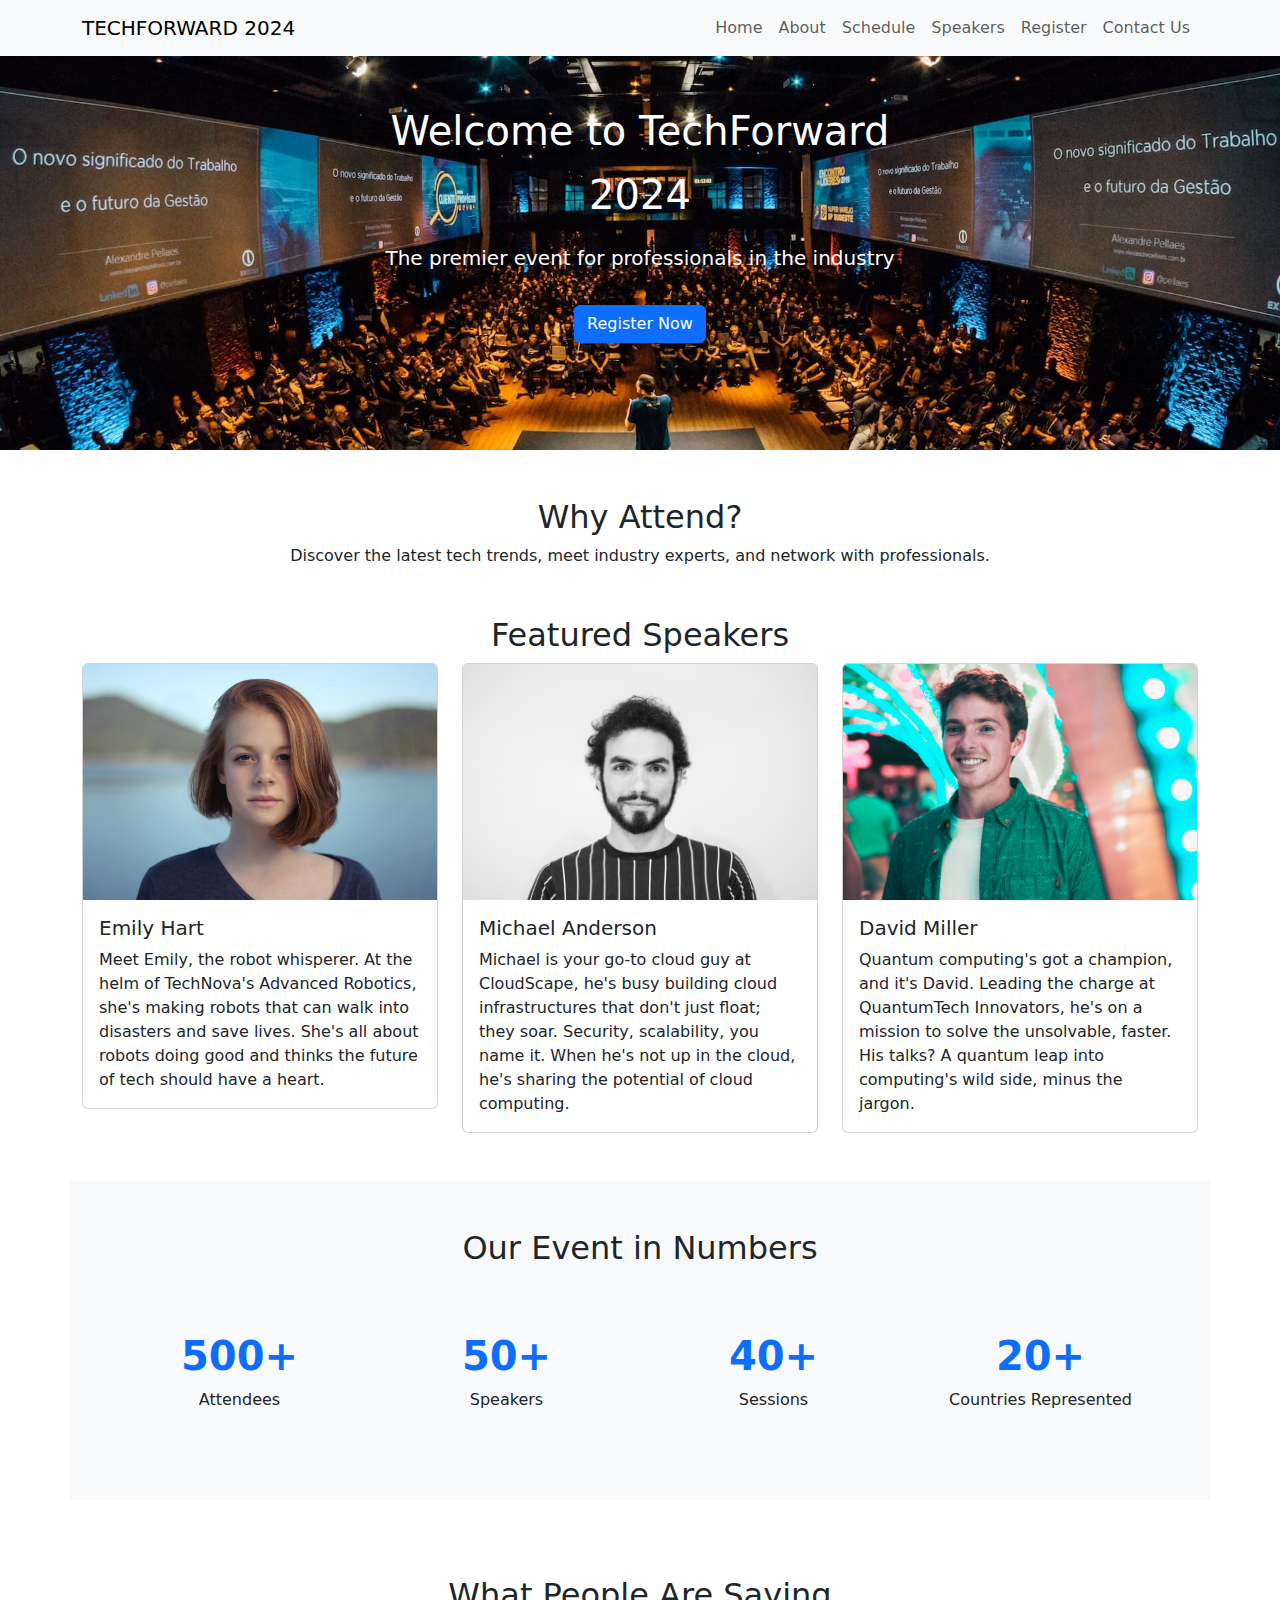
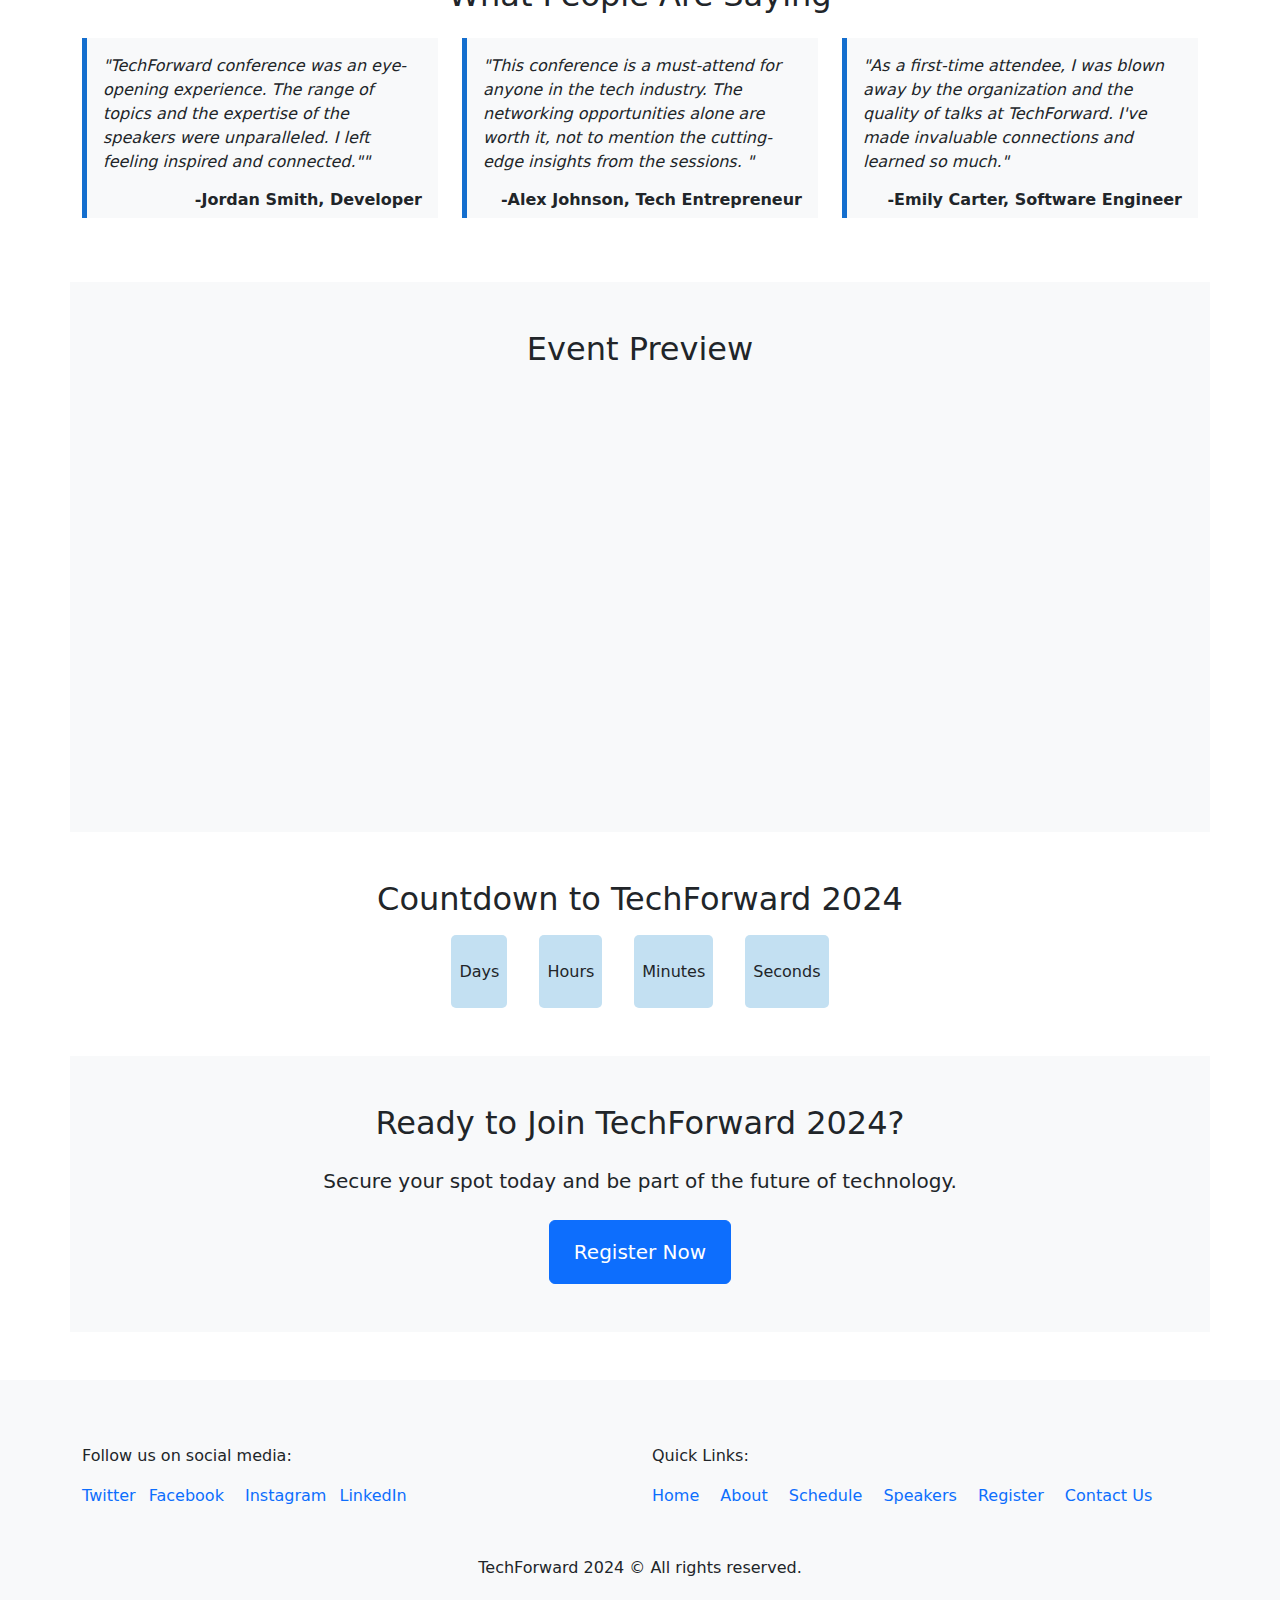
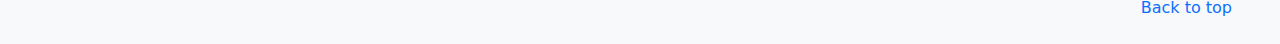
<file: index.html>
<html lang="en">
  <head>
    <meta charset="UTF-8" />
    <meta name="viewport" content="width=device-width, initial-scale=1.0" />
    <title>First Project</title>
    <link rel="stylesheet" href="./style.css" />
    <!-- Bootstrap CSS link -->
    <link
      rel="stylesheet"
      href="https://cdn.jsdelivr.net/npm/bootstrap@5.3.3/dist/css/bootstrap.min.css"
    />
    <!-- Font Awesome -->
    <link
      rel="stylesheet"
      href="https://cdnjs.cloudflare.com/ajax/libs/font-awesome/6.5.1/css/all.min.css"
      integrity="sha512-DTOQO9RWCH3ppGqcWaEA1BIZOC6xxalwEsw9c2QQeAIftl+Vegovlnee1c9QX4TctnWMn13TZye+giMm8e2LwA=="
      crossorigin="anonymous"
      referrerpolicy="no-referrer"
    />
  </head>
  <body>
    <!-- Navigation Bar -->
    <nav class="navbar navbar-expand-lg bg-light position-fixed z-3 w-100">
      <div class="container">
        <a class="navbar-brand text-uppercase" href="index.html">
          TechForward 2024
        </a>
        <button
          class="navbar-toggler"
          type="button"
          data-bs-toggle="collapse"
          data-bs-target="#navbarNav"
          aria-controls="navbarNav"
          aria-expanded="false"
          aria-label="Toggle navigation"
        >
          <span class="navbar-toggler-icon"></span>
        </button>
        <div class="collapse navbar-collapse" id="navbarNav">
          <ul class="navbar-nav ms-auto">
            <li class="nav-item">
              <a class="nav-link text-gray" href="index.html">Home</a>
            </li>
            <li class="nav-item">
              <a class="nav-link" href="about.html">About</a>
            </li>
            <li class="nav-item">
              <a class="nav-link" href="schedule.html">Schedule</a>
            </li>
            <li class="nav-item">
              <a class="nav-link" href="speakers.html">Speakers</a>
            </li>
            <li class="nav-item">
              <a class="nav-link" href="register.html">Register</a>
            </li>
            <li class="nav-item">
              <a class="nav-link" href="contact-us.html">Contact Us</a>
            </li>
          </ul>
        </div>
      </div>
    </nav>

    <!-- Hero Section -->
    <section class="hero-banner">
      <div class="p-5 text-center bg-image rounded-3">
        <div class="text-white">
          <h1 class="mb-3 fw-normal">Welcome to TechForward</h1>
          <h1 class="fw-normal">2024</h1>
          <p class="mt-4 fs-5">
            The premier event for professionals in the industry
          </p>
          <a class="btn btn-primary mt-3" href="register.html" role="button">
            Register Now
          </a>
        </div>
      </div>
    </section>
    <!-- Why Attend? Section -->
    <div class="container text-center my-5">
      <h2 class="fw-normal">Why Attend?</h2>
      <p>
        Discover the latest tech trends, meet industry experts, and network with
        professionals.
      </p>
    </div>

    <!-- Featured Speakers Section -->
    <div class="container my-3">
      <h2 class="text-center fw-normal">Featured Speakers</h2>
      <div class="row">
        <div class="col-md-4">
          <a class="card-link text-decoration-none" href="speakers.html">
            <div class="card">
              <img
                src="./img/person-1.jpg"
                class="card-img-top"
                alt="Emily Hart"
              />
              <div class="card-body">
                <h5 class="card-title">Emily Hart</h5>
                <p class="card-text">
                  Meet Emily, the robot whisperer. At the helm of TechNova's
                  Advanced Robotics, she's making robots that can walk into
                  disasters and save lives. She's all about robots doing good
                  and thinks the future of tech should have a heart.
                </p>
              </div>
            </div>
          </a>
        </div>
        <div class="col-md-4">
          <a class="card-link text-decoration-none" href="speakers.html">
            <div class="card">
              <img
                src="./img/person-2.jpg"
                class="card-img-top"
                alt="Michael Anderson"
              />
              <div class="card-body">
                <h5 class="card-title">Michael Anderson</h5>
                <p class="card-text">
                  Michael is your go-to cloud guy at CloudScape, he's busy
                  building cloud infrastructures that don't just float; they
                  soar. Security, scalability, you name it. When he's not up in
                  the cloud, he's sharing the potential of cloud computing.
                </p>
              </div>
            </div>
          </a>
        </div>

        <div class="col-md-4">
          <a class="card-link text-decoration-none" href="speakers.html">
            <div class="card">
              <img
                src="./img/person-3.jpg"
                class="card-img-top"
                alt="David Miller"
              />
              <div class="card-body">
                <h5 class="card-title">David Miller</h5>
                <p class="card-text">
                  Quantum computing's got a champion, and it's David. Leading
                  the charge at QuantumTech Innovators, he's on a mission to
                  solve the unsolvable, faster. His talks? A quantum leap into
                  computing's wild side, minus the jargon.
                </p>
              </div>
            </div>
          </a>
        </div>
      </div>
    </div>

    <!-- Event Numbers Section -->
    <div class="container my-5 text-center bg-body-tertiary p-5">
      <h2 class="fw-normal mb-5">Our Event in Numbers</h2>
      <div class="row pb-4 pt-3">
        <div class="col-md-3 col-6">
          <h1 class="text-primary fw-bold">500+</h1>
          <p>Attendees</p>
        </div>
        <div class="col-md-3 col-6">
          <h1 class="text-primary fw-bold">50+</h1>
          <p>Speakers</p>
        </div>
        <div class="col-md-3 col-6">
          <h1 class="text-primary fw-bold">40+</h1>
          <p>Sessions</p>
        </div>
        <div class="col-md-3 col-6">
          <h1 class="text-primary fw-bold">20+</h1>
          <p>Countries Represented</p>
        </div>
      </div>
    </div>

    <!-- What People Are Saying Section-->
    <div class="container pt-1">
      <h2 class="fw-normal text-center my-4">What People Are Saying</h2>
      <div class="row">
        <div class="col-md-4 col-12">
          <div class="quote bg-body-tertiary">
            <p class="fst-italic">
              "TechForward conference was an eye-opening experience. The range
              of topics and the expertise of the speakers were unparalleled. I
              left feeling inspired and connected.""
            </p>
            <h6 class="fw-bold text-end">-Jordan Smith, Developer</h6>
          </div>
        </div>
        <div class="col-md-4 col-12">
          <div class="quote bg-body-tertiary">
            <p class="fst-italic">
              "This conference is a must-attend for anyone in the tech industry.
              The networking opportunities alone are worth it, not to mention
              the cutting-edge insights from the sessions. "
            </p>
            <h6 class="fw-bold text-end">-Alex Johnson, Tech Entrepreneur</h6>
          </div>
        </div>
        <div class="col-md-4 col-12">
          <div class="quote bg-body-tertiary">
            <p class="fst-italic">
              "As a first-time attendee, I was blown away by the organization
              and the quality of talks at TechForward. I've made invaluable
              connections and learned so much."
            </p>
            <h6 class="fw-bold text-end">-Emily Carter, Software Engineer</h6>
          </div>
        </div>
      </div>
    </div>

    <!-- Event Preview -->
    <div class="container text-center my-5 bg-body-tertiary p-5">
      <h2 class="fw-normal pb-2">Event Preview</h2>
      <div
        class="embed-responsive embed-responsive-16by9 mx-auto"
        style="max-width: 1200px"
      >
        <iframe
          class="embed-responsive-item rounded"
          src="https://www.youtube.com/embed/k4xBNPMRD6M?si=sUwfqKaKVP0R_sYX"
          title="YouTube video player"
          frameborder="0"
          allow="accelerometer; autoplay; clipboard-write; encrypted-media; gyroscope; picture-in-picture; web-share"
          allowfullscreen
        ></iframe>
      </div>
    </div>

    <!-- Countdown Section  -->
    <div class="container text-center my-5">
      <h2 class="fw-normal pb-2">Countdown to TechForward 2024</h2>

      <div id="countdown" class="d-flex justify-content-center">
        <div class="timer timer-bg-light">
          <span id="days" class="badge text-primary fs-4"> </span>
          <p class="timer-name">Days</p>
        </div>
        <div class="timer timer-bg-light">
          <span id="hours" class="badge text-primary fs-4"> </span>
          <p class="timer-name">Hours</p>
        </div>
        <div class="timer timer-bg-light">
          <span id="minutes" class="badge text-primary fs-4"> </span>
          <p class="timer-name">Minutes</p>
        </div>
        <div class="timer timer-bg-light">
          <span id="seconds" class="badge text-primary fs-4"> </span>
          <p class="timer-name">Seconds</p>
        </div>
      </div>

      <script>
        var countDownDate = new Date("April 1, 2024 00:00:00").getTime();

        // Update the count down every 1 second
        var x = setInterval(function () {
          // Get today's date and time
          var now = new Date().getTime();

          // Find the distance between now and the count down date
          var distance = countDownDate - now;

          // Calculate days, hours, minutes, and seconds
          var days = Math.floor(distance / (1000 * 60 * 60 * 24));
          var hours = Math.floor(
            (distance % (1000 * 60 * 60 * 24)) / (1000 * 60 * 60)
          );
          var minutes = Math.floor((distance % (1000 * 60 * 60)) / (1000 * 60));
          var seconds = Math.floor((distance % (1000 * 60)) / 1000);

          // Display the countdown
          document.getElementById("days").innerHTML = days;
          document.getElementById("hours").innerHTML = hours;
          document.getElementById("minutes").innerHTML = minutes;
          document.getElementById("seconds").innerHTML = seconds;

          if (distance < 0) {
            clearInterval(x);
            document.getElementById("countdown").innerHTML = "EXPIRED";
          }
        }, 1000);
      </script>
    </div>

    <!-- Register Section -->
    <div class="container text-center bg-body-tertiary py-5 my-5">
      <h2 class="fw-normal">Ready to Join TechForward 2024?</h2>
      <p class="m-2 p-3 fs-5">
        Secure your spot today and be part of the future of technology.
      </p>
      <a class="btn btn-primary px-4 py-3 fs-5" href="register.html">
        Register Now
      </a>
    </div>

    <!-- Footer -->
    <div class="container-fluid bg-body-tertiary p-5">
      <div class="container">
        <div class="row">
          <div class="col-md-6">
            <div class="row">
              <div class="col">
                <p class="fw-lighter mt-3">Follow us on social media:</p>
              </div>
            </div>
            <div class="row">
              <div class="col">
                <a
                  class="text-decoration-none"
                  href="https://twitter.com"
                  class="social-link"
                  target="_blank"
                >
                  <i class="fa-brands fa-twitter"></i> Twitter
                </a>
                <a
                  class="text-decoration-none m-2"
                  href="https://facebook.com"
                  class="social-link"
                  target="_blank"
                >
                  <i class="fa-brands fa-square-facebook"></i> Facebook
                </a>
                <a
                  class="text-decoration-none m-2"
                  href="https://instagram.com"
                  class="social-link"
                  target="_blank"
                >
                  <i class="fa-brands fa-instagram"></i> Instagram
                </a>
                <a
                  class="text-decoration-none"
                  href="https://linkedin.com"
                  class="social-link"
                  target="_blank"
                >
                  <i class="fa-brands fa-linkedin"></i> LinkedIn
                </a>
              </div>
            </div>
          </div>
          <div class="col-md-6">
            <p class="fw-lighter mt-3">Quick Links:</p>
            <a class="text-decoration-none quick-link" href="index.html"
              >Home</a
            >
            <a class="text-decoration-none p-3 quick-link" href="about.html"
              >About</a
            >
            <a class="text-decoration-none quick-link" href="schedule.html"
              >Schedule</a
            >
            <a class="text-decoration-none p-3 quick-link" href="speakers.html"
              >Speakers</a
            >
            <a class="text-decoration-none quick-link" href="register.html"
              >Register</a
            >
            <a
              class="text-decoration-none p-3 quick-link"
              href="contact-us.html"
              >Contact Us</a
            >
          </div>
        </div>
      </div>
      <div class="row">
        <div class="col-md-12">
          <p class="text-center pt-5 fw-lighter">
            TechForward 2024 © All rights reserved.
          </p>
        </div>
      </div>

      <a class="ms-auto text-decoration-none float-end quick-link" href="#"
        >Back to top</a
      >
    </div>

    <!-- Bootstrap JS link -->
    <script src="https://cdn.jsdelivr.net/npm/bootstrap@5.3.3/dist/js/bootstrap.bundle.min.js"></script>
  </body>
</html>
</file>
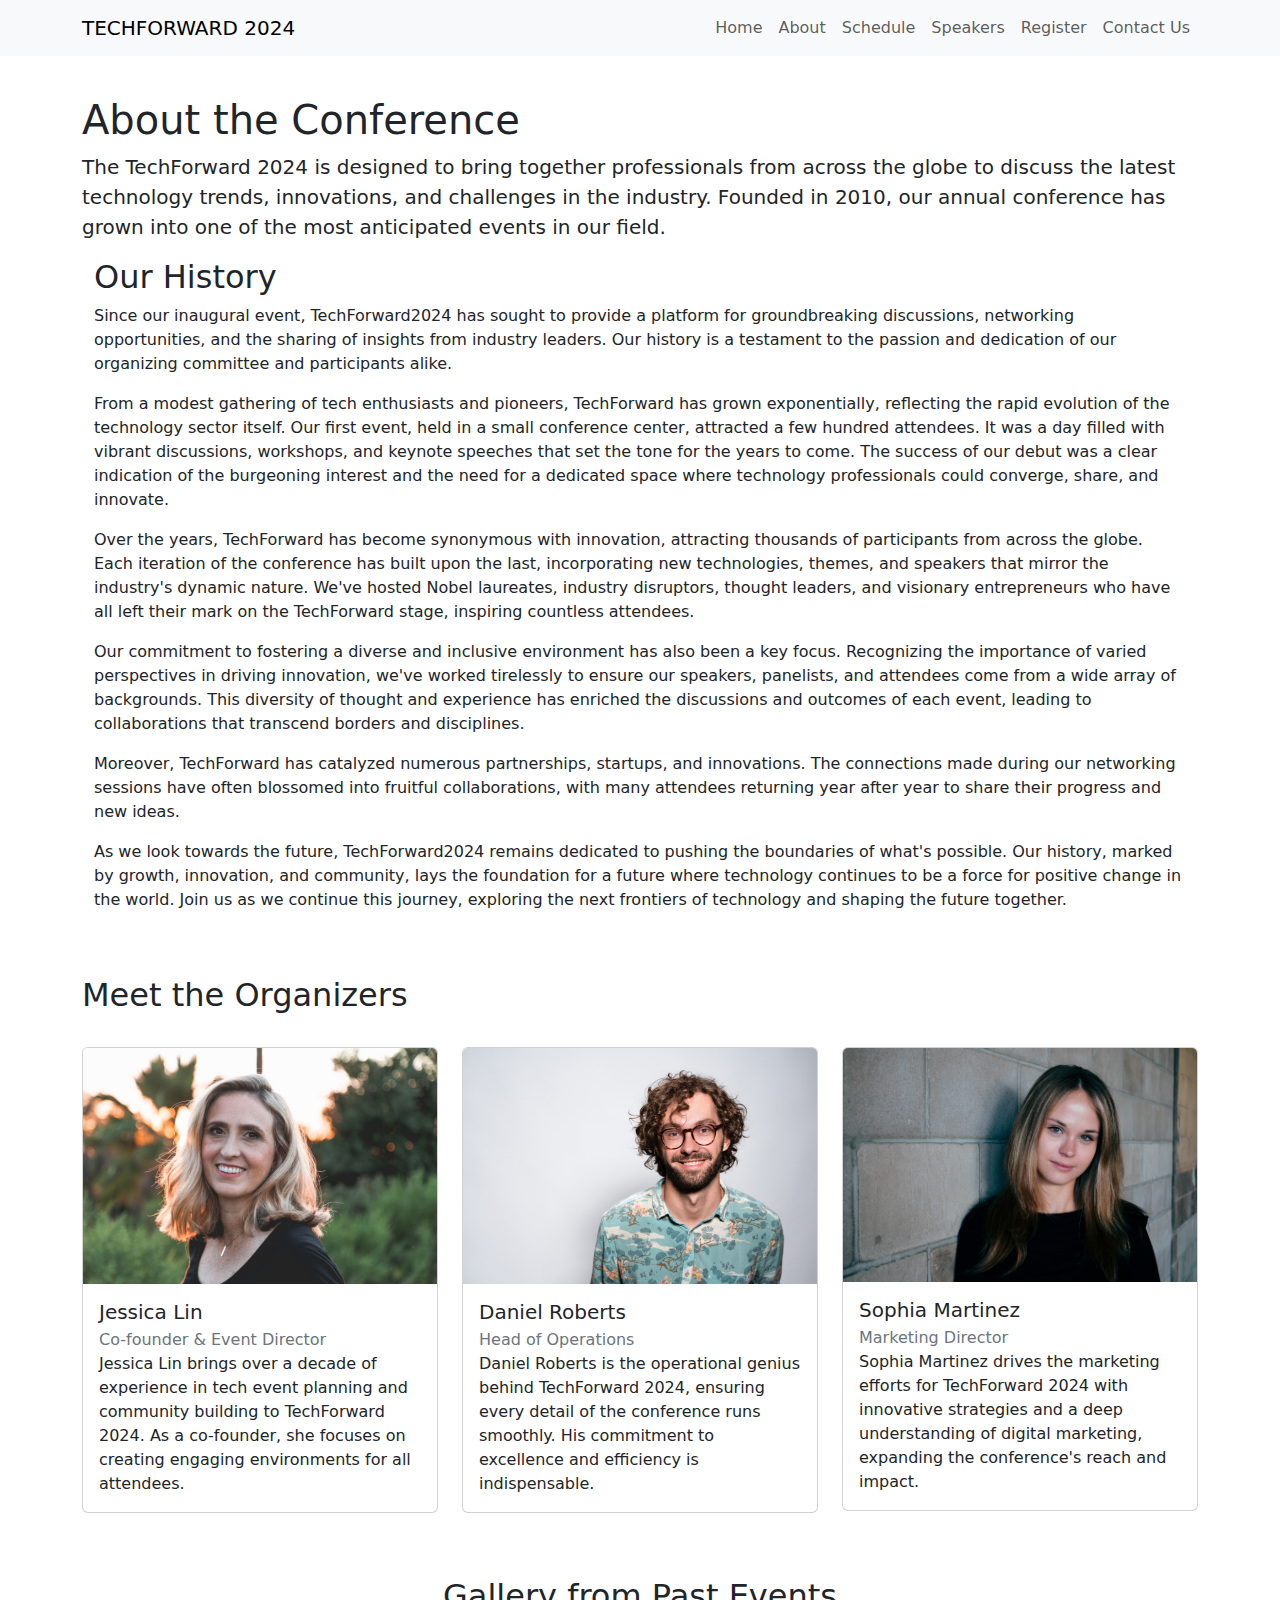
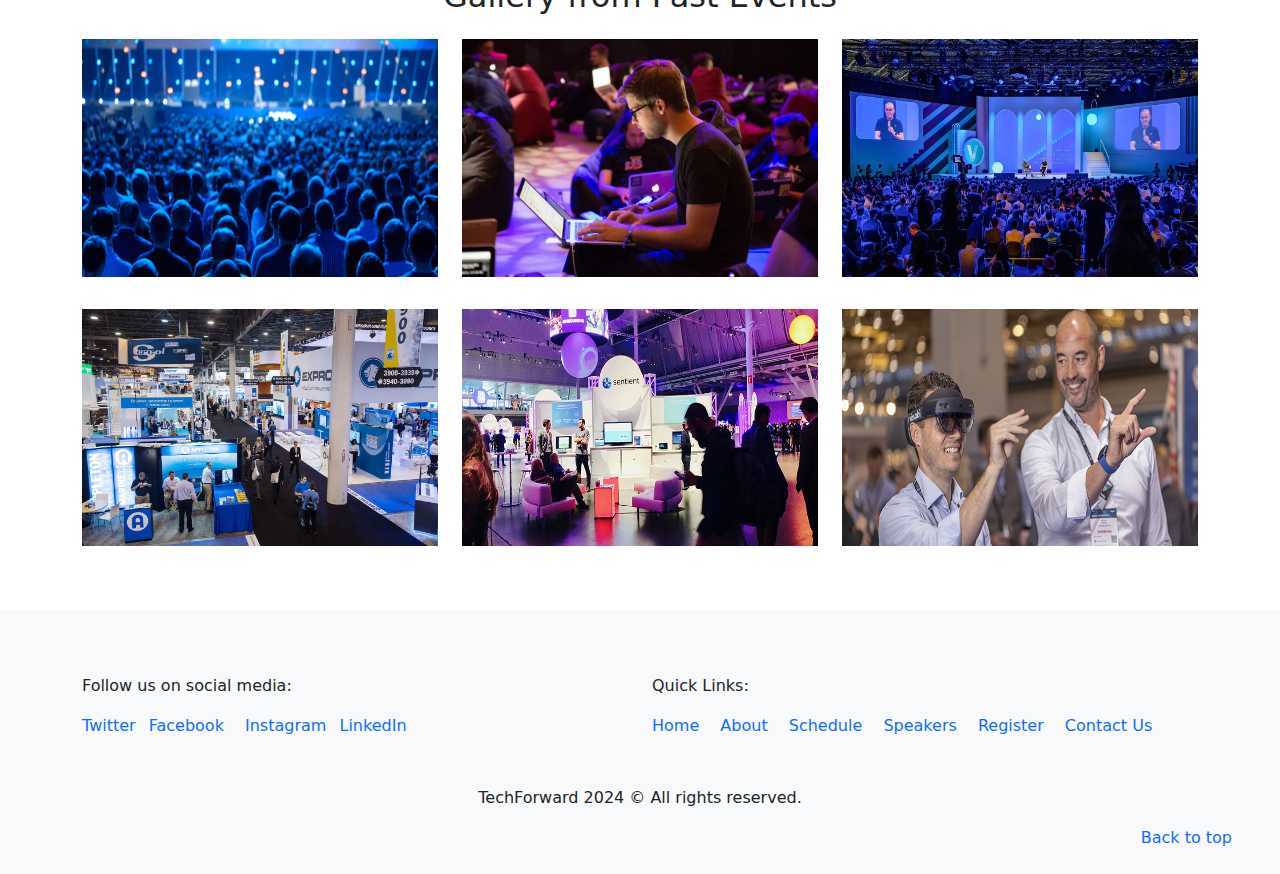
<file: about.html>
<html lang="en">
  <head>
    <meta charset="UTF-8" />
    <meta name="viewport" content="width=device-width, initial-scale=1.0" />
    <title>About</title>
    <link rel="stylesheet" href="./about.css" />
    <!-- Bootstrap CSS link -->
    <link
      rel="stylesheet"
      href="https://cdn.jsdelivr.net/npm/bootstrap@5.3.3/dist/css/bootstrap.min.css"
    />
    <!-- Font Awesome -->
    <link
      rel="stylesheet"
      href="https://cdnjs.cloudflare.com/ajax/libs/font-awesome/6.5.1/css/all.min.css"
      integrity="sha512-DTOQO9RWCH3ppGqcWaEA1BIZOC6xxalwEsw9c2QQeAIftl+Vegovlnee1c9QX4TctnWMn13TZye+giMm8e2LwA=="
      crossorigin="anonymous"
      referrerpolicy="no-referrer"
    />
  </head>
  <body>
    <!-- Navigation Bar -->
    <nav class="navbar navbar-expand-lg bg-light position-fixed z-3 w-100">
      <div class="container">
        <a class="navbar-brand text-uppercase" href="index.html">
          TechForward 2024
        </a>
        <button
          class="navbar-toggler"
          type="button"
          data-bs-toggle="collapse"
          data-bs-target="#navbarNav"
          aria-controls="navbarNav"
          aria-expanded="false"
          aria-label="Toggle navigation"
        >
          <span class="navbar-toggler-icon"></span>
        </button>
        <div class="collapse navbar-collapse" id="navbarNav">
          <ul class="navbar-nav ms-auto">
            <li class="nav-item">
              <a class="nav-link text-gray" href="index.html">Home</a>
            </li>
            <li class="nav-item">
              <a class="nav-link" href="about.html">About</a>
            </li>
            <li class="nav-item">
              <a class="nav-link" href="schedule.html">Schedule</a>
            </li>
            <li class="nav-item">
              <a class="nav-link" href="speakers.html">Speakers</a>
            </li>
            <li class="nav-item">
              <a class="nav-link" href="register.html">Register</a>
            </li>
            <li class="nav-item">
              <a class="nav-link" href="contact-us.html">Contact Us</a>
            </li>
          </ul>
        </div>
      </div>
    </nav>

    <!-- About the Conference -->
    <div class="container py-5">
      <h1 class="mt-5 fw-normal">About the Conference</h1>
      <p class="fs-5 fw-light">
        The TechForward 2024 is designed to bring together professionals from
        across the globe to discuss the latest technology trends, innovations,
        and challenges in the industry. Founded in 2010, our annual conference
        has grown into one of the most anticipated events in our field.
      </p>
      <div class="container">
        <h2 class="fw-normal">Our History</h2>
        <p>
          Since our inaugural event, TechForward2024 has sought to provide a
          platform for groundbreaking discussions, networking opportunities, and
          the sharing of insights from industry leaders. Our history is a
          testament to the passion and dedication of our organizing committee
          and participants alike.
        </p>
        <p>
          From a modest gathering of tech enthusiasts and pioneers, TechForward
          has grown exponentially, reflecting the rapid evolution of the
          technology sector itself. Our first event, held in a small conference
          center, attracted a few hundred attendees. It was a day filled with
          vibrant discussions, workshops, and keynote speeches that set the tone
          for the years to come. The success of our debut was a clear indication
          of the burgeoning interest and the need for a dedicated space where
          technology professionals could converge, share, and innovate.
        </p>
        <p>
          Over the years, TechForward has become synonymous with innovation,
          attracting thousands of participants from across the globe. Each
          iteration of the conference has built upon the last, incorporating new
          technologies, themes, and speakers that mirror the industry's dynamic
          nature. We've hosted Nobel laureates, industry disruptors, thought
          leaders, and visionary entrepreneurs who have all left their mark on
          the TechForward stage, inspiring countless attendees.
        </p>
        <p>
          Our commitment to fostering a diverse and inclusive environment has
          also been a key focus. Recognizing the importance of varied
          perspectives in driving innovation, we've worked tirelessly to ensure
          our speakers, panelists, and attendees come from a wide array of
          backgrounds. This diversity of thought and experience has enriched the
          discussions and outcomes of each event, leading to collaborations that
          transcend borders and disciplines.
        </p>
        <p>
          Moreover, TechForward has catalyzed numerous partnerships, startups,
          and innovations. The connections made during our networking sessions
          have often blossomed into fruitful collaborations, with many attendees
          returning year after year to share their progress and new ideas.
        </p>
        <p>
          As we look towards the future, TechForward2024 remains dedicated to
          pushing the boundaries of what's possible. Our history, marked by
          growth, innovation, and community, lays the foundation for a future
          where technology continues to be a force for positive change in the
          world. Join us as we continue this journey, exploring the next
          frontiers of technology and shaping the future together.
        </p>
      </div>
    </div>

    <!-- Meet the Organizers-->
    <div class="container">
      <h2 class="fw-normal pb-2">Meet the Organizers</h2>
      <div class="row">
        <div class="col-md-4">
          <div class="card my-3">
            <img
              src="./img/person-6.jpg"
              class="card-img-top"
              alt="Jessica Lin"
            />
            <div class="card-body">
              <h5 class="card-title">Jessica Lin</h5>
              <p class="card-subtitle text-secondary">
                Co-founder & Event Director
              </p>
              <p class="card-text fs-6">
                Jessica Lin brings over a decade of experience in tech event
                planning and community building to TechForward 2024. As a
                co-founder, she focuses on creating engaging environments for
                all attendees.
              </p>
            </div>
          </div>
        </div>
        <div class="col-md-4">
          <div class="card my-3">
            <img
              src="./img/person-5.jpg"
              class="card-img-top"
              alt="Daniel Roberts"
            />
            <div class="card-body">
              <h5 class="card-title">Daniel Roberts</h5>
              <p class="card-subtitle text-secondary">Head of Operations</p>
              <p class="card-text">
                Daniel Roberts is the operational genius behind TechForward
                2024, ensuring every detail of the conference runs smoothly. His
                commitment to excellence and efficiency is indispensable.
              </p>
            </div>
          </div>
        </div>
        <div class="col-md-4">
          <div class="card my-3">
            <img
              src="./img/person-4.jpg"
              class="card-img-top"
              alt="Sophia Martinez"
            />
            <div class="card-body">
              <h5 class="card-title">Sophia Martinez</h5>
              <p class="card-subtitle text-secondary">Marketing Director</p>
              <p class="card-text">
                Sophia Martinez drives the marketing efforts for TechForward
                2024 with innovative strategies and a deep understanding of
                digital marketing, expanding the conference's reach and impact.
              </p>
            </div>
          </div>
        </div>
      </div>
    </div>

    <!-- Gallery from Past Events-->
    <div class="container py-5">
      <h2 class="text-center">Gallery from Past Events</h2>

      <div class="row">
        <div class="col-md-4 d-flex align-items-stretch">
          <img
            class="img-fluid gallery-img py-3"
            src="./img/past-event-1.jpg"
            alt="past-event-1"
          />
        </div>
        <div class="col-md-4 d-flex align-items-stretch">
          <img
            class="img-fluid gallery-img py-3"
            src="./img/past-event-2.jpg"
            alt="past-event-2"
          />
        </div>
        <div class="col-md-4 d-flex align-items-stretch">
          <img
            class="img-fluid gallery-img py-3"
            src="./img/past-event-3.jpg"
            alt="past-event-3"
          />
        </div>
      </div>

      <div class="row">
        <div class="col-md-4 d-flex align-items-stretch">
          <img
            class="img-fluid gallery-img py-3"
            src="./img/past-event-4.jpg"
            alt="past-event-4"
          />
        </div>
        <div class="col-md-4 d-flex align-items-stretch">
          <img
            class="img-fluid gallery-img py-3"
            src="./img/past-event-5.jpg"
            alt="past-event-5"
          />
        </div>
        <div class="col-md-4 d-flex align-items-stretch">
          <img
            class="img-fluid gallery-img py-3"
            src="./img/past-event-6.jpg"
            alt="past-event-6"
          />
        </div>
      </div>
    </div>
    <!-- Footer -->
    <div class="container-fluid bg-body-tertiary p-5">
      <div class="container">
        <div class="row">
          <div class="col-md-6">
            <div class="row">
              <div class="col">
                <p class="fw-lighter mt-3">Follow us on social media:</p>
              </div>
            </div>
            <div class="row">
              <div class="col">
                <a
                  class="text-decoration-none"
                  href="https://twitter.com"
                  class="social-link"
                  target="_blank"
                >
                  <i class="fa-brands fa-twitter"></i> Twitter
                </a>
                <a
                  class="text-decoration-none m-2"
                  href="https://facebook.com"
                  class="social-link"
                  target="_blank"
                >
                  <i class="fa-brands fa-square-facebook"></i> Facebook
                </a>
                <a
                  class="text-decoration-none m-2"
                  href="https://instagram.com"
                  class="social-link"
                  target="_blank"
                >
                  <i class="fa-brands fa-instagram"></i> Instagram
                </a>
                <a
                  class="text-decoration-none"
                  href="https://linkedin.com"
                  class="social-link"
                  target="_blank"
                >
                  <i class="fa-brands fa-linkedin"></i> LinkedIn
                </a>
              </div>
            </div>
          </div>
          <div class="col-md-6">
            <p class="fw-lighter mt-3">Quick Links:</p>
            <a class="text-decoration-none quick-link" href="index.html"
              >Home</a
            >
            <a class="text-decoration-none p-3 quick-link" href="about.html"
              >About</a
            >
            <a class="text-decoration-none quick-link" href="schedule.html"
              >Schedule</a
            >
            <a class="text-decoration-none p-3 quick-link" href="speakers.html"
              >Speakers</a
            >
            <a class="text-decoration-none quick-link" href="register.html"
              >Register</a
            >
            <a
              class="text-decoration-none p-3 quick-link"
              href="contact-us.html"
              >Contact Us</a
            >
          </div>
        </div>
      </div>
      <div class="row">
        <div class="col-md-12">
          <p class="text-center pt-5 fw-lighter">
            TechForward 2024 © All rights reserved.
          </p>
        </div>
      </div>

      <a class="ms-auto text-decoration-none float-end quick-link" href="#"
        >Back to top</a
      >
    </div>

    <!-- Bootstrap JS link -->
    <script src="https://cdn.jsdelivr.net/npm/bootstrap@5.3.3/dist/js/bootstrap.bundle.min.js"></script>
  </body>
</html>
</file>
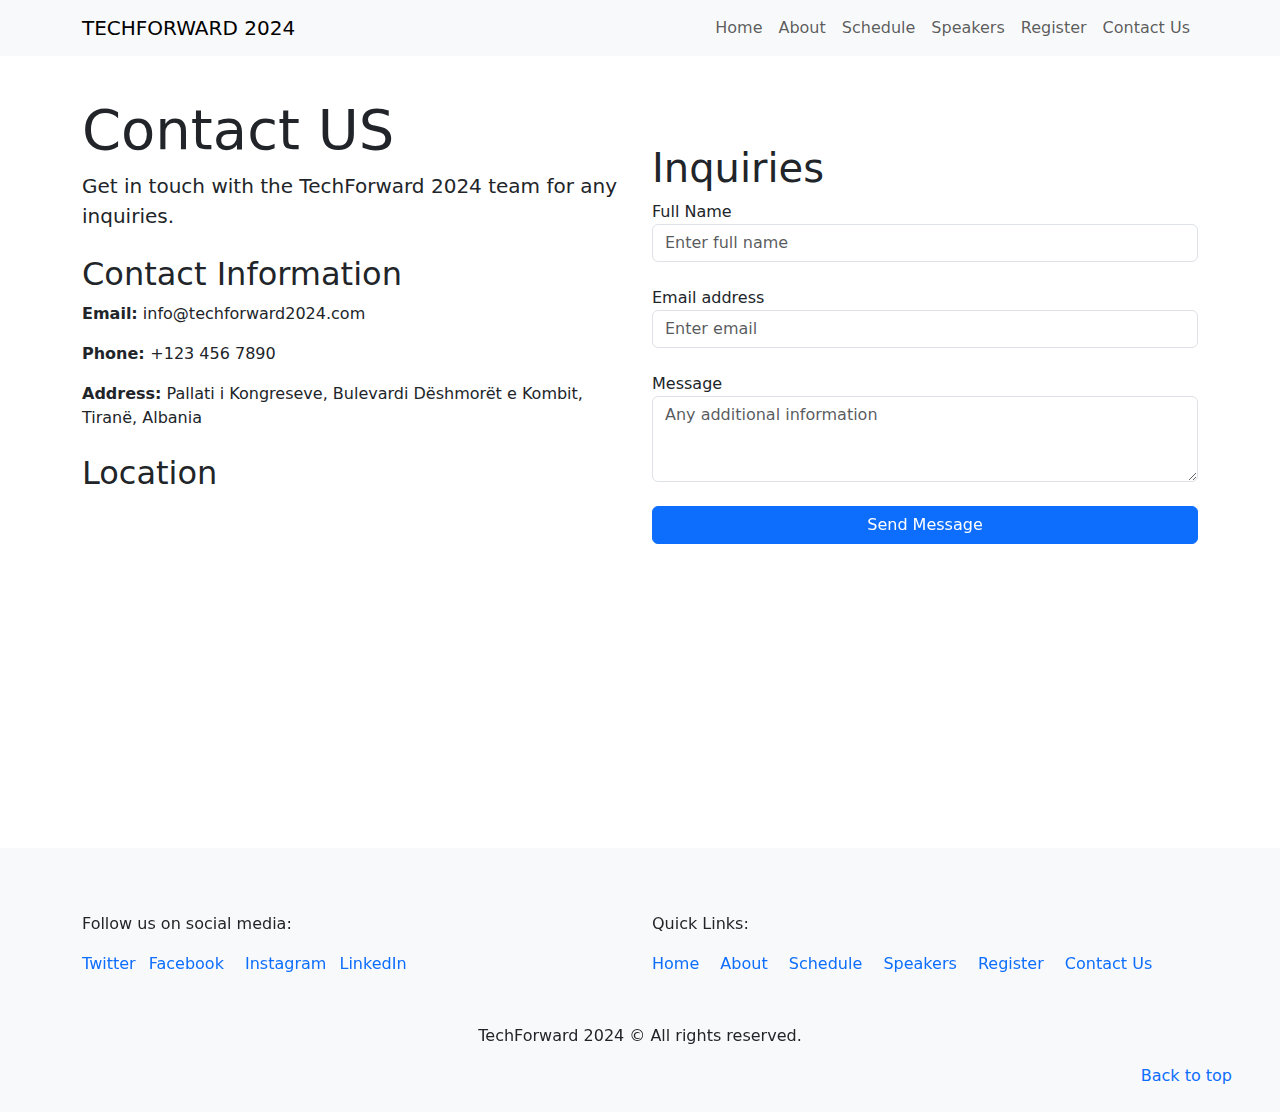
<file: contact-us.html>
<html lang="en">
  <head>
    <meta charset="UTF-8" />
    <meta name="viewport" content="width=device-width, initial-scale=1.0" />
    <title>Contact Us</title>
    <!-- Bootstrap CSS link -->
    <link
      rel="stylesheet"
      href="https://cdn.jsdelivr.net/npm/bootstrap@5.3.3/dist/css/bootstrap.min.css"
    />
  </head>
  <body>
    <!-- Navigation Bar -->
    <nav class="navbar navbar-expand-lg bg-light position-fixed z-3 w-100">
      <div class="container">
        <a class="navbar-brand text-uppercase" href="index.html">
          TechForward 2024
        </a>
        <button
          class="navbar-toggler"
          type="button"
          data-bs-toggle="collapse"
          data-bs-target="#navbarNav"
          aria-controls="navbarNav"
          aria-expanded="false"
          aria-label="Toggle navigation"
        >
          <span class="navbar-toggler-icon"></span>
        </button>
        <div class="collapse navbar-collapse" id="navbarNav">
          <ul class="navbar-nav ms-auto">
            <li class="nav-item">
              <a class="nav-link text-gray" href="index.html">Home</a>
            </li>
            <li class="nav-item">
              <a class="nav-link" href="about.html">About</a>
            </li>
            <li class="nav-item">
              <a class="nav-link" href="schedule.html">Schedule</a>
            </li>
            <li class="nav-item">
              <a class="nav-link" href="speakers.html">Speakers</a>
            </li>
            <li class="nav-item">
              <a class="nav-link" href="register.html">Register</a>
            </li>
            <li class="nav-item">
              <a class="nav-link" href="contact-us.html">Contact Us</a>
            </li>
          </ul>
        </div>
      </div>
    </nav>
    <!-- Contact Us Section -->
    <div class="container py-5">
      <div class="row">
        <div class="col-md-6 ">
          <h1 class="pt-5 display-4">Contact US</h1>
          <p class="fs-5">
            Get in touch with the TechForward 2024 team for any inquiries.
          </p>
          <h2 class="fw-normal pt-2">Contact Information</h2>
          <p><span class="fw-bold">Email:</span> info@techforward2024.com</p>
          <p><span class="fw-bold">Phone: </span>+123 456 7890</p>
          <p>
            <span class="fw-bold">Address:</span> Pallati i Kongreseve,
            Bulevardi Dëshmorët e Kombit, Tiranë, Albania
          </p>
          <h2 class="fw-normal pt-2">Location</h2>
          <!-- Google Maps Location -->
          <iframe
            src="https://www.google.com/maps/embed?pb=!1m14!1m8!1m3!1d11986.083542751792!2d19.8217493!3d41.3192854!3m2!1i1024!2i768!4f13.1!3m3!1m2!1s0x1350311da93e594f%3A0xdacdd7212145b57a!2sPallati%20i%20Kongreseve!5e0!3m2!1sen!2s!4v1709393300789!5m2!1sen!2s"
            width="100%"
            height="300"
            style="border: 0"
            allowfullscreen=""
            loading="lazy"
            referrerpolicy="no-referrer-when-downgrade"
          >
          </iframe>
        </div>
        <div class="col-md-6 pt-5">
          <h1 class="fw-normal pt-5">Inquiries</h1>
          <div class="form-group">
            <label for="name">Full Name</label>
            <input type="text" class="form-control" id="name" aria-describedby="text" placeholder="Enter full name">
          </div>
          <div class="form-group py-4">
              <label for="exampleInputEmail1">Email address</label>
              <input type="email" class="form-control" id="exampleInputEmail1" aria-describedby="emailHelp" placeholder="Enter email">
            </div>
            <div class="form-group pb-4">
                <label for="exampleFormControlTextarea1">Message</label>
                <textarea class="form-control" id="exampleFormControlTextarea1" rows="3" placeholder="Any additional information"></textarea>
              </div>
              <a class="btn btn-primary w-100" href="#">Send Message</a>

        </div>
      </div>
    </div>

    <!-- Footer -->
    <div class="container-fluid bg-body-tertiary p-5">
      <div class="container">
        <div class="row">
          <div class="col-md-6">
            <div class="row">
              <div class="col">
                <p class="fw-lighter mt-3">Follow us on social media:</p>
              </div>
            </div>
            <div class="row">
              <div class="col">
                <a
                  class="text-decoration-none"
                  href="https://twitter.com"
                  class="social-link"
                  target="_blank"
                >
                  <i class="fa-brands fa-twitter"></i> Twitter
                </a>
                <a
                  class="text-decoration-none m-2"
                  href="https://facebook.com"
                  class="social-link"
                  target="_blank"
                >
                  <i class="fa-brands fa-square-facebook"></i> Facebook
                </a>
                <a
                  class="text-decoration-none m-2"
                  href="https://instagram.com"
                  class="social-link"
                  target="_blank"
                >
                  <i class="fa-brands fa-instagram"></i> Instagram
                </a>
                <a
                  class="text-decoration-none"
                  href="https://linkedin.com"
                  class="social-link"
                  target="_blank"
                >
                  <i class="fa-brands fa-linkedin"></i> LinkedIn
                </a>
              </div>
            </div>
          </div>
          <div class="col-md-6">
            <p class="fw-lighter mt-3">Quick Links:</p>
            <a class="text-decoration-none quick-link" href="index.html"
              >Home</a
            >
            <a class="text-decoration-none p-3 quick-link" href="about.html"
              >About</a
            >
            <a class="text-decoration-none quick-link" href="schedule.html"
              >Schedule</a
            >
            <a class="text-decoration-none p-3 quick-link" href="speakers.html"
              >Speakers</a
            >
            <a class="text-decoration-none quick-link" href="register.html"
              >Register</a
            >
            <a
              class="text-decoration-none p-3 quick-link"
              href="contact-us.html"
              >Contact Us</a
            >
          </div>
        </div>
      </div>
      <div class="row">
        <div class="col-md-12">
          <p class="text-center pt-5 fw-lighter">
            TechForward 2024 © All rights reserved.
          </p>
        </div>
      </div>

      <a class="ms-auto text-decoration-none float-end quick-link" href="#"
        >Back to top</a
      >
    </div>

    <!-- Bootstrap JS link -->
    <script src="https://cdn.jsdelivr.net/npm/bootstrap@5.3.3/dist/js/bootstrap.bundle.min.js"></script>
  </body>
</html>
</file>
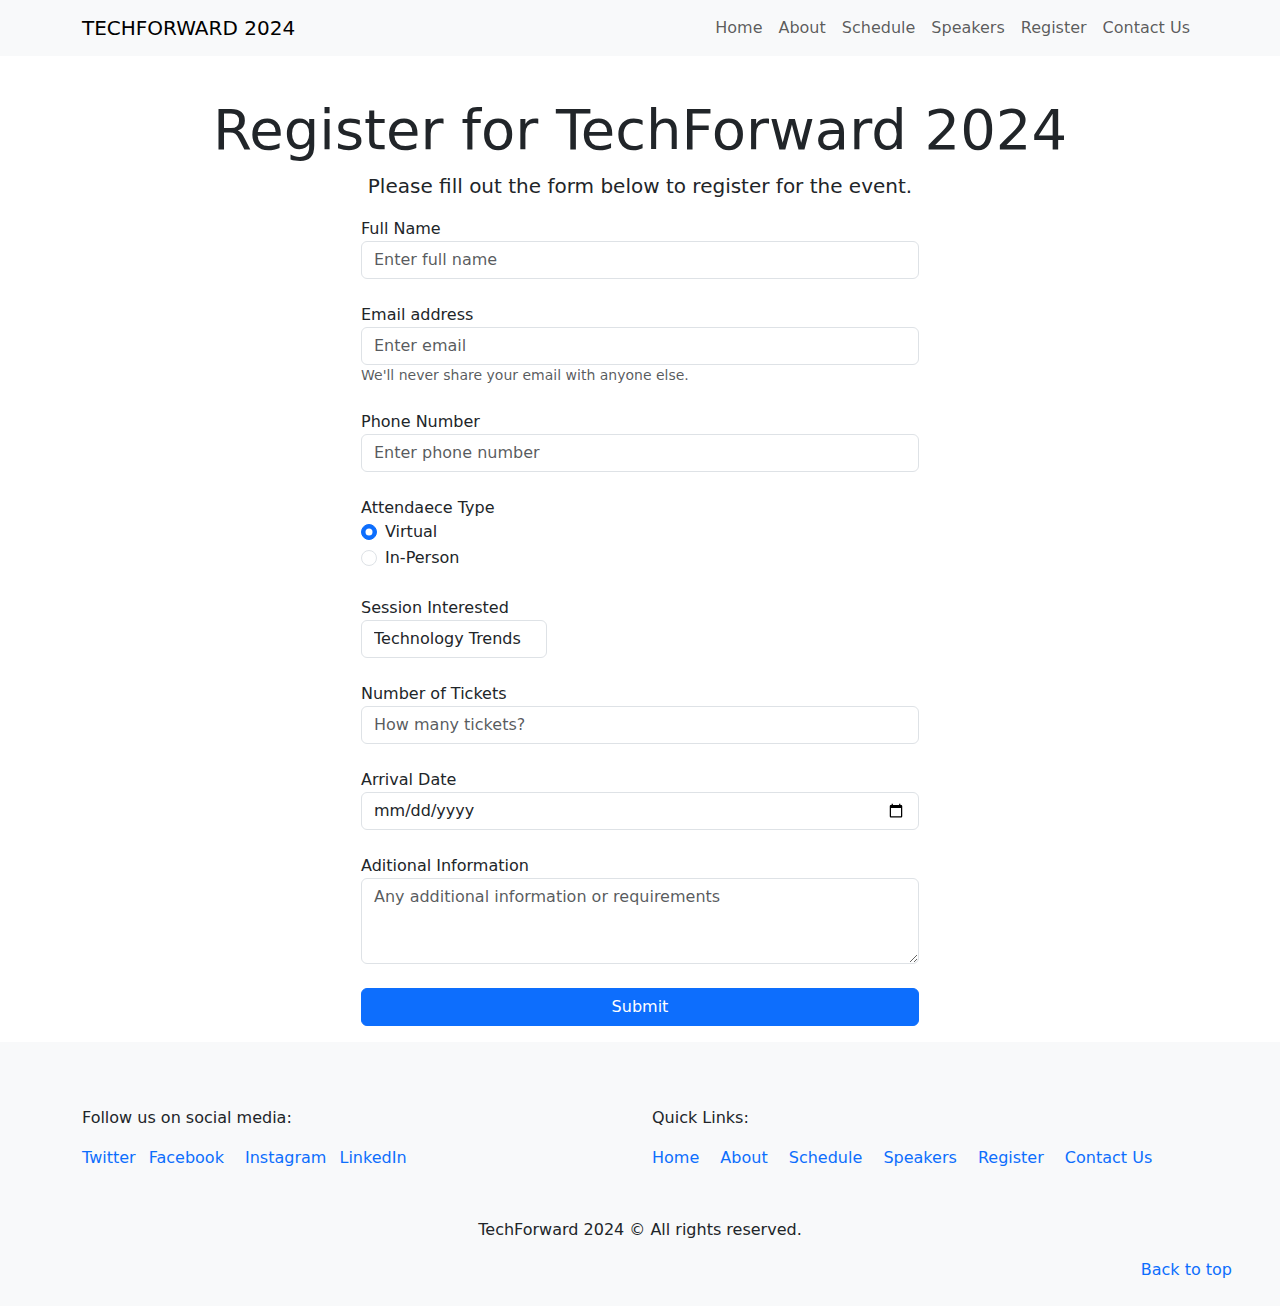
<file: register.html>
<html lang="en">
<head>
    <meta charset="UTF-8">
    <meta name="viewport" content="width=device-width, initial-scale=1.0">
    <title>Register</title>
     <!-- Bootstrap CSS link -->
     <link
     rel="stylesheet"
     href="https://cdn.jsdelivr.net/npm/bootstrap@5.3.3/dist/css/bootstrap.min.css"
   />
</head>
<body>
    <!-- Navigation Bar -->
    <nav class="navbar navbar-expand-lg bg-light position-fixed z-3 w-100">
        <div class="container">
          <a class="navbar-brand text-uppercase" href="index.html">
            TechForward 2024
          </a>
          <button
            class="navbar-toggler"
            type="button"
            data-bs-toggle="collapse"
            data-bs-target="#navbarNav"
            aria-controls="navbarNav"
            aria-expanded="false"
            aria-label="Toggle navigation"
          >
            <span class="navbar-toggler-icon"></span>
          </button>
          <div class="collapse navbar-collapse" id="navbarNav">
            <ul class="navbar-nav ms-auto">
              <li class="nav-item">
                <a class="nav-link text-gray" href="index.html">Home</a>
              </li>
              <li class="nav-item">
                <a class="nav-link" href="about.html">About</a>
              </li>
              <li class="nav-item">
                <a class="nav-link" href="schedule.html">Schedule</a>
              </li>
              <li class="nav-item">
                <a class="nav-link" href="speakers.html">Speakers</a>
              </li>
              <li class="nav-item">
                <a class="nav-link" href="register.html">Register</a>
              </li>
              <li class="nav-item">
                <a class="nav-link" href="contact-us.html">Contact Us</a>
              </li>
            </ul>
          </div>
        </div>
      </nav>
      <!-- Register Sectionb -->
      <div class="container text-center pt-5">
        <h1 class="fw-normal pt-5 display-4">Register for TechForward 2024</h1>
        <p class="fs-5">Please fill out the form below to register for the event.</p>
      </div>
      <!-- Form -->
      <div class="container">
        <form class="col-lg-6 col-md-8 mx-auto">
            <div class="form-group">
              <label for="name">Full Name</label>
              <input type="text" class="form-control" id="name" aria-describedby="text" placeholder="Enter full name">
            </div>
            <div class="form-group py-4">
                <label for="exampleInputEmail1">Email address</label>
                <input type="email" class="form-control" id="exampleInputEmail1" aria-describedby="emailHelp" placeholder="Enter email">
                <small id="emailHelp" class="form-text text-muted">We'll never share your email with anyone else.</small>
              </div>
              <div class="form-group pb-4">
                <label for="phone">Phone Number</label>
                <input type="number" class="form-control" id="phone" aria-describedby="text" placeholder="Enter phone number">
              </div>
              <label for="radioGroup">Attendaece Type</label>
              <div class="form-check">
                <input class="form-check-input" type="radio" name="Radios" id="Radios1" value="option1" checked>
                <label class="form-check-label" for="Radios1">
                Virtual
                </label>
                </div>
              <div class="form-check">
                <input class="form-check-input" type="radio" name="Radios" id="Radios2" value="option2">
                <label class="form-check-label" for="Radios2">
               In-Person
              </label>
             </div>
             <div class="form-group col-md-4 py-4">
                <label for="inputState">Session Interested</label>
                <select id="inputState" class="form-control">
                  <option selected>Technology Trends</option>
                  <option>Software Development</option>
                  <option>Cybersecurity</option>
                  <option>Data Science</option>
                  <option>Cloud Computing</option>
                </select>
              </div>
              <div class="form-group pb-4">
                <label for="phone">Number of Tickets</label>
                <input type="number" class="form-control" id="phone" aria-describedby="text" placeholder="How many tickets?">
              </div>
              <div class="form-group pb-4">
                <label for="phone">Arrival Date</label>
                <input type="date" class="form-control" id="phone" aria-describedby="text" >
              </div>
              <div class="form-group pb-4">
                <label for="exampleFormControlTextarea1">Aditional Information</label>
                <textarea class="form-control" id="exampleFormControlTextarea1" rows="3" placeholder="Any additional information or requirements"></textarea>
              </div>
              <a class="btn btn-primary w-100" href="#">Submit</a>
          </form>
      </div>

      <!-- Footer -->
    <div class="container-fluid bg-body-tertiary p-5">
        <div class="container">
          <div class="row">
            <div class="col-md-6">
              <div class="row">
                <div class="col">
                  <p class="fw-lighter mt-3">Follow us on social media:</p>
                </div>
              </div>
              <div class="row">
                <div class="col">
                  <a
                    class="text-decoration-none"
                    href="https://twitter.com"
                    class="social-link"
                    target="_blank"
                  >
                    <i class="fa-brands fa-twitter"></i> Twitter
                  </a>
                  <a
                    class="text-decoration-none m-2"
                    href="https://facebook.com"
                    class="social-link"
                    target="_blank"
                  >
                    <i class="fa-brands fa-square-facebook"></i> Facebook
                  </a>
                  <a
                    class="text-decoration-none m-2"
                    href="https://instagram.com"
                    class="social-link"
                    target="_blank"
                  >
                    <i class="fa-brands fa-instagram"></i> Instagram
                  </a>
                  <a
                    class="text-decoration-none"
                    href="https://linkedin.com"
                    class="social-link"
                    target="_blank"
                  >
                    <i class="fa-brands fa-linkedin"></i> LinkedIn
                  </a>
                </div>
              </div>
            </div>
            <div class="col-md-6">
              <p class="fw-lighter mt-3">Quick Links:</p>
              <a class="text-decoration-none quick-link" href="index.html"
                >Home</a
              >
              <a class="text-decoration-none p-3 quick-link" href="about.html"
                >About</a
              >
              <a class="text-decoration-none quick-link" href="schedule.html"
                >Schedule</a
              >
              <a class="text-decoration-none p-3 quick-link" href="speakers.html"
                >Speakers</a
              >
              <a class="text-decoration-none quick-link" href="register.html"
                >Register</a
              >
              <a
                class="text-decoration-none p-3 quick-link"
                href="contact-us.html"
                >Contact Us</a
              >
            </div>
          </div>
        </div>
        <div class="row">
          <div class="col-md-12">
            <p class="text-center pt-5 fw-lighter">
              TechForward 2024 © All rights reserved.
            </p>
          </div>
        </div>
  
        <a class="ms-auto text-decoration-none float-end quick-link" href="#"
          >Back to top</a
        >
      </div>
     <!-- Bootstrap JS link -->
     <script src="https://cdn.jsdelivr.net/npm/bootstrap@5.3.3/dist/js/bootstrap.bundle.min.js"></script>
</body>
</html>
</file>
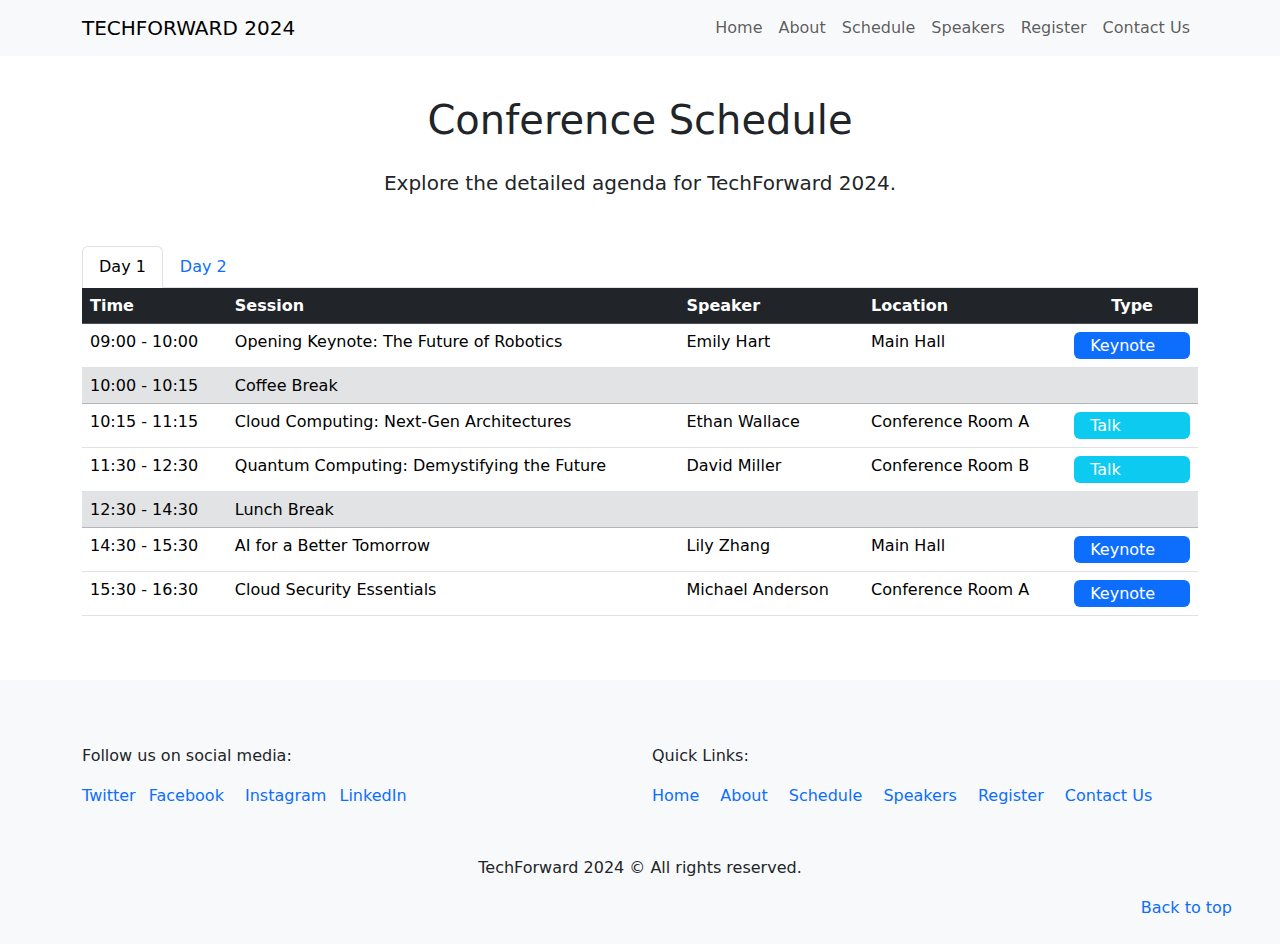
<file: schedule.html>
<html lang="en">
  <head>
    <meta charset="UTF-8" />
    <meta name="viewport" content="width=device-width, initial-scale=1.0" />
    <title>Schedule</title>
    <!-- Bootstrap CSS link -->
    <link
      rel="stylesheet"
      href="https://cdn.jsdelivr.net/npm/bootstrap@5.3.3/dist/css/bootstrap.min.css"
    />
    <!-- Font Awesome -->
    <link
      rel="stylesheet"
      href="https://cdnjs.cloudflare.com/ajax/libs/font-awesome/6.5.1/css/all.min.css"
      integrity="sha512-DTOQO9RWCH3ppGqcWaEA1BIZOC6xxalwEsw9c2QQeAIftl+Vegovlnee1c9QX4TctnWMn13TZye+giMm8e2LwA=="
      crossorigin="anonymous"
      referrerpolicy="no-referrer"
    />
  </head>
  <body>
    <!-- Navigation Bar -->
    <nav class="navbar navbar-expand-lg bg-light position-fixed z-3 w-100">
      <div class="container">
        <a class="navbar-brand text-uppercase" href="index.html">
          TechForward 2024
        </a>
        <button
          class="navbar-toggler"
          type="button"
          data-bs-toggle="collapse"
          data-bs-target="#navbarNav"
          aria-controls="navbarNav"
          aria-expanded="false"
          aria-label="Toggle navigation"
        >
          <span class="navbar-toggler-icon"></span>
        </button>
        <div class="collapse navbar-collapse" id="navbarNav">
          <ul class="navbar-nav ms-auto">
            <li class="nav-item">
              <a class="nav-link text-gray" href="index.html">Home</a>
            </li>
            <li class="nav-item">
              <a class="nav-link" href="about.html">About</a>
            </li>
            <li class="nav-item">
              <a class="nav-link" href="schedule.html">Schedule</a>
            </li>
            <li class="nav-item">
              <a class="nav-link" href="speakers.html">Speakers</a>
            </li>
            <li class="nav-item">
              <a class="nav-link" href="register.html">Register</a>
            </li>
            <li class="nav-item">
              <a class="nav-link" href="contact-us.html">Contact Us</a>
            </li>
          </ul>
        </div>
      </div>
    </nav>
    <!-- Conference Schedule -->
    <div class="container pt-5 pb-3 text-center">
      <h1 class="fw-normal pt-5">Conference Schedule</h1>
      <p class="fs-5 p-3">
        Explore the detailed agenda for TechForward 2024.
      </p>
    </div>
    <!-- Table -->
    <div class="container pb-5" style="overflow-x: auto">
      <ul class="nav nav-tabs">
        <li class="nav-item">
          <a
            class="nav-link active"
            aria-current="page"
            data-bs-toggle="tab"
            href="#day1"
            >Day 1</a
          >
        </li>
        <li class="nav-item">
          <a class="nav-link" data-bs-toggle="tab" href="#day2">Day 2</a>
        </li>
      </ul>

      <!-- Day 1 table -->
      <div class="tab-content">
        <div class="tab-pane fade show active" id="day1">
          <table class="table caption-top table-hover">
            <thead class="table-dark table-striped">
              <tr>
                <th scope="col">Time</th>
                <th scope="col">Session</th>
                <th scope="col">Speaker</th>
                <th scope="col">Location</th>
                <th class="text-center" scope="col">Type</th>
              </tr>
            </thead>
            <tbody>
              <tr>
                <th scope="row" class="fw-normal">09:00 - 10:00</th>
                <td>
                  <i class="fa-solid fa-robot"></i> Opening Keynote: The Future
                  of Robotics
                </td>
                <td>Emily Hart</td>
                <td>Main Hall</td>
                <td>
                  <div
                    class="bg-primary text-white rounded px-3 py-1 d-flex align-items-center"
                  >
                    <i class="fa-solid fa-microphone"></i> Keynote
                  </div>
                </td>
              </tr>
              <tr class="table-secondary">
                <th scope="row" class="fw-normal">10:00 - 10:15</th>
                <td><i class="fa-solid fa-mug-saucer"></i> Coffee Break</td>
                <td></td>
                <td></td>
                <td></td>
              </tr>
              <tr>
                <th scope="row" class="fw-normal">10:15 - 11:15</th>
                <td>
                  <i class="fa-solid fa-cloud"></i> Cloud Computing: Next-Gen
                  Architectures
                </td>
                <td>Ethan Wallace</td>
                <td>Conference Room A</td>
                <td>
                  <div class="bg-info text-white rounded px-3 py-1">
                    <i class="fa-solid fa-chalkboard-user"></i> Talk
                  </div>
                </td>
              </tr>
              <tr>
                <th scope="row" class="fw-normal">11:30 - 12:30</th>
                <td>
                  <i class="fa-solid fa-circle-half-stroke"></i> Quantum
                  Computing: Demystifying the Future
                </td>
                <td>David Miller</td>
                <td>Conference Room B</td>
                <td>
                  <div class="bg-info text-white rounded px-3 py-1">
                    <i class="fa-solid fa-chalkboard-user"></i> Talk
                  </div>
                </td>
              </tr>
              <tr class="table-secondary">
                <th scope="row" class="fw-normal">12:30 - 14:30</th>
                <td><i class="fa-solid fa-utensils"></i> Lunch Break</td>
                <td></td>
                <td></td>
                <td></td>
              </tr>
              <tr>
                <th scope="row" class="fw-normal">14:30 - 15:30</th>
                <td>
                  <i class="fa-solid fa-robot"></i> AI for a Better Tomorrow
                </td>
                <td>Lily Zhang</td>
                <td>Main Hall</td>
                <td>
                  <div
                    class="bg-primary text-white rounded px-3 py-1 d-flex align-items-center"
                  >
                    <i class="fa-solid fa-microphone"></i> Keynote
                  </div>
                </td>
              </tr>
              <tr>
                <th scope="row" class="fw-normal">15:30 - 16:30</th>
                <td>
                  <i class="fa-solid fa-lock"></i> Cloud Security Essentials
                </td>
                <td>Michael Anderson</td>
                <td>Conference Room A</td>
                <td>
                  <div
                    class="bg-primary text-white rounded px-3 py-1 d-flex align-items-center"
                  >
                    <i class="fa-solid fa-microphone"></i> Keynote
                  </div>
                </td>
              </tr>
            </tbody>
          </table>
        </div>

        <!-- Day 2 table -->
        <div class="tab-pane fade" id="day2">
          <table class="table caption-top table-hover">
            <thead class="table-dark table-striped">
              <tr>
                <th scope="col">Time</th>
                <th scope="col">Session</th>
                <th scope="col">Speaker</th>
                <th scope="col">Location</th>
                <th class="text-center" scope="col">Type</th>
              </tr>
            </thead>
            <tbody>
              <tr>
                <th scope="row" class="fw-normal">09:00 - 10:00</th>
                <td>
                  <i class="fa-solid fa-seedling"></i> Innovations in
                  Environmental Tech
                </td>
                <td>Christopher Brooks</td>
                <td>Main Hall</td>
                <td>
                  <div
                    class="bg-primary text-white rounded px-3 py-1 d-flex align-items-center"
                  >
                    <i class="fa-solid fa-microphone"></i> Keynote
                  </div>
                </td>
              </tr>
              <tr class="table-secondary">
                <th scope="row" class="fw-normal">10:00 - 10:15</th>
                <td><i class="fa-solid fa-mug-saucer"></i> Coffee Break</td>
                <td></td>
                <td></td>
                <td></td>
              </tr>
              <tr>
                <th scope="row" class="fw-normal">10:15 - 11:15</th>
                <td>
                  <i class="fa-solid fa-people-group"></i> Empowering Diversity
                  in Tech
                </td>
                <td>Naomi Rivera</td>
                <td>Conference Room A</td>
                <td>
                  <div
                    class="bg-success text-white px-3 py-1 rounded d-flex align-items-center"
                  >
                    <i class="fa-solid fa-chalkboard-user"></i> Workshop
                  </div>
                </td>
              </tr>
              <tr>
                <th scope="row" class="fw-normal">11:30 - 12:30</th>
                <td>
                  <i class="fa-solid fa-vr-cardboard"></i> Exploring Virtual
                  Reality in Education
                </td>
                <td>Michael Anderson</td>
                <td>Conference Room B</td>
                <td>
                  <div
                    class="bg-success text-white px-3 py-1 rounded d-flex align-items-center"
                  >
                    <i class="fa-solid fa-chalkboard-user"></i> Workshop
                  </div>
                </td>
              </tr>
              <tr class="table-secondary">
                <th scope="row" class="fw-normal">12:30 - 14:30</th>
                <td><i class="fa-solid fa-utensils"></i> Lunch Break</td>
                <td></td>
                <td></td>
                <td></td>
              </tr>
              <tr>
                <th scope="row" class="fw-normal">14:30 - 15:30</th>
                <td>
                  <i class="fa-solid fa-robot"></i> Cloud Computing: Scalability
                  & Efficiency
                </td>
                <td>Ethan Wallace</td>
                <td>Main Hall</td>
                <td>
                  <div
                    class="bg-primary text-white rounded px-3 py-1 d-flex align-items-center"
                  >
                    <i class="fa-solid fa-microphone"></i> Keynote
                  </div>
                </td>
              </tr>
              <tr>
                <th scope="row" class="fw-normal">15:30 - 16:30</th>
                <td>
                  <i class="fa-solid fa-circle-half-stroke"></i> AI Innovations:
                  Ethical Implications
                </td>
                <td>Lily Zhang</td>
                <td>Conference Room A</td>
                <td>
                  <div class="bg-info text-white px-3 py-1 rounded">
                    <i class="fa-solid fa-chalkboard-user"></i> Talk
                  </div>
                </td>
              </tr>
              <tr>
                <th scope="row" class="fw-normal">16:30 - 17:00</th>
                <td><i class="fa-solid fa-handshake"></i> Closing Statement</td>
                <td>Event Organizers</td>
                <td>Main Hall</td>
                <td></td>
              </tr>
            </tbody>
          </table>
        </div>
      </div>
    </div>

    <!-- Footer -->
    <div class="container-fluid bg-body-tertiary p-5">
      <div class="container">
        <div class="row">
          <div class="col-md-6">
            <div class="row">
              <div class="col">
                <p class="fw-lighter mt-3">Follow us on social media:</p>
              </div>
            </div>
            <div class="row">
              <div class="col">
                <a
                  class="text-decoration-none"
                  href="https://twitter.com"
                  class="social-link"
                  target="_blank"
                >
                  <i class="fa-brands fa-twitter"></i> Twitter
                </a>
                <a
                  class="text-decoration-none m-2"
                  href="https://facebook.com"
                  class="social-link"
                  target="_blank"
                >
                  <i class="fa-brands fa-square-facebook"></i> Facebook
                </a>
                <a
                  class="text-decoration-none m-2"
                  href="https://instagram.com"
                  class="social-link"
                  target="_blank"
                >
                  <i class="fa-brands fa-instagram"></i> Instagram
                </a>
                <a
                  class="text-decoration-none"
                  href="https://linkedin.com"
                  class="social-link"
                  target="_blank"
                >
                  <i class="fa-brands fa-linkedin"></i> LinkedIn
                </a>
              </div>
            </div>
          </div>
          <div class="col-md-6">
            <p class="fw-lighter mt-3">Quick Links:</p>
            <a class="text-decoration-none quick-link" href="index.html"
              >Home</a
            >
            <a class="text-decoration-none p-3 quick-link" href="about.html"
              >About</a
            >
            <a class="text-decoration-none quick-link" href="schedule.html"
              >Schedule</a
            >
            <a class="text-decoration-none p-3 quick-link" href="speakers.html"
              >Speakers</a
            >
            <a class="text-decoration-none quick-link" href="register.html"
              >Register</a
            >
            <a
              class="text-decoration-none p-3 quick-link"
              href="contact-us.html"
              >Contact Us</a
            >
          </div>
        </div>
      </div>
      <div class="row">
        <div class="col-md-12">
          <p class="text-center pt-5 fw-lighter">
            TechForward 2024 © All rights reserved.
          </p>
        </div>
      </div>

      <a class="ms-auto text-decoration-none float-end quick-link" href="#"
        >Back to top</a
      >
    </div>

    <!-- Bootstrap JS link -->
    <script src="https://cdn.jsdelivr.net/npm/bootstrap@5.3.3/dist/js/bootstrap.bundle.min.js"></script>
  </body>
</html>
</file>
<file: style.css>
.hero-banner {
    background-image: url("./img/banner.jpg");
    background-size: cover;
    background-position: center;
    height: 50vh;
    display: flex;
    justify-content: center;
    flex-direction: column;
}

/* Featured Speakers */
.card {
    transition: transform 0.3s, box-shadow 0.3s;
}

.card:hover {
    transform: translateY(-5px);
    box-shadow: 0 4px 8px rgba(0, 0, 0, 0.3);
}

.card:hover .card-body {
    color: rgb(20, 110, 206);
}

/* What People Are Saying Section */
.quote {
    border-left: 5px solid rgb(20, 110, 206);
    height: 20vh;
    padding: 1rem;
    margin-bottom: 1rem;
}

@media (min-width: 768px) and (max-width: 991px) {
    .quote {
        height: 40vh;
    }
}
/* Event Preview Responsiveness */
@media (min-width: 768px) {
    .embed-responsive iframe {
        width: 60%;
        height: 400px;
    }
}

@media (max-width: 767px) {
    .embed-responsive iframe {
        width: 100%;
        height: 200px;
    }
}

/* Countdown */
.timer {
    margin: 0 1rem;
    animation: pulse 2s infinite;
    /* Adjust the duration as needed */
}

.timer-bg-light {
    background-color: #c3e0f2;
    padding: 8px;
    border-radius: 5px;
}

@keyframes pulse {
    0% {
        transform: scale(1);
    }

    50% {
        transform: scale(1.1);
    }

    100% {
        transform: scale(1);
    }
}
</file>
<file: about.css>
.gallery-img {
    width: 100%;
    height: auto;
    border-radius: 10px;
    transition: transform 0.3s ease-in-out;
    cursor: pointer;
}

.gallery-img:hover {
    transform: scale(1.05);
}
</file>
